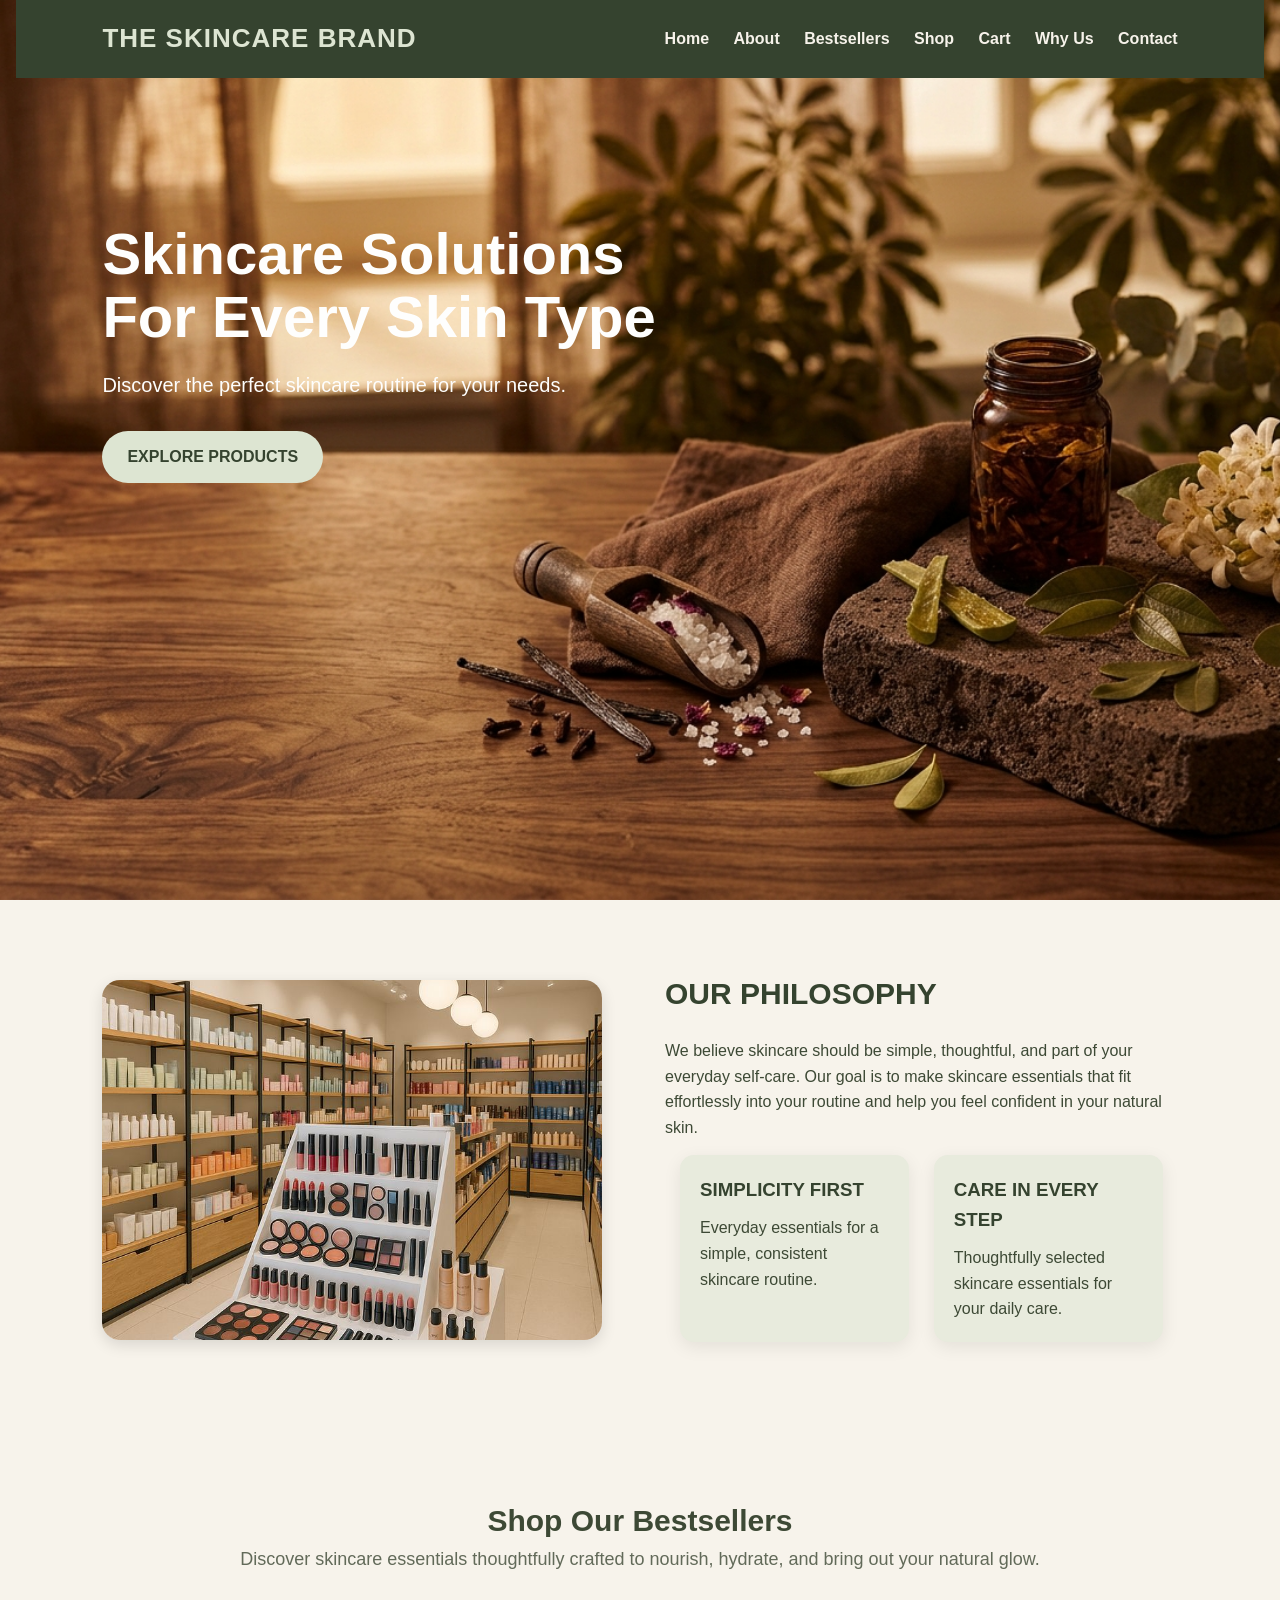
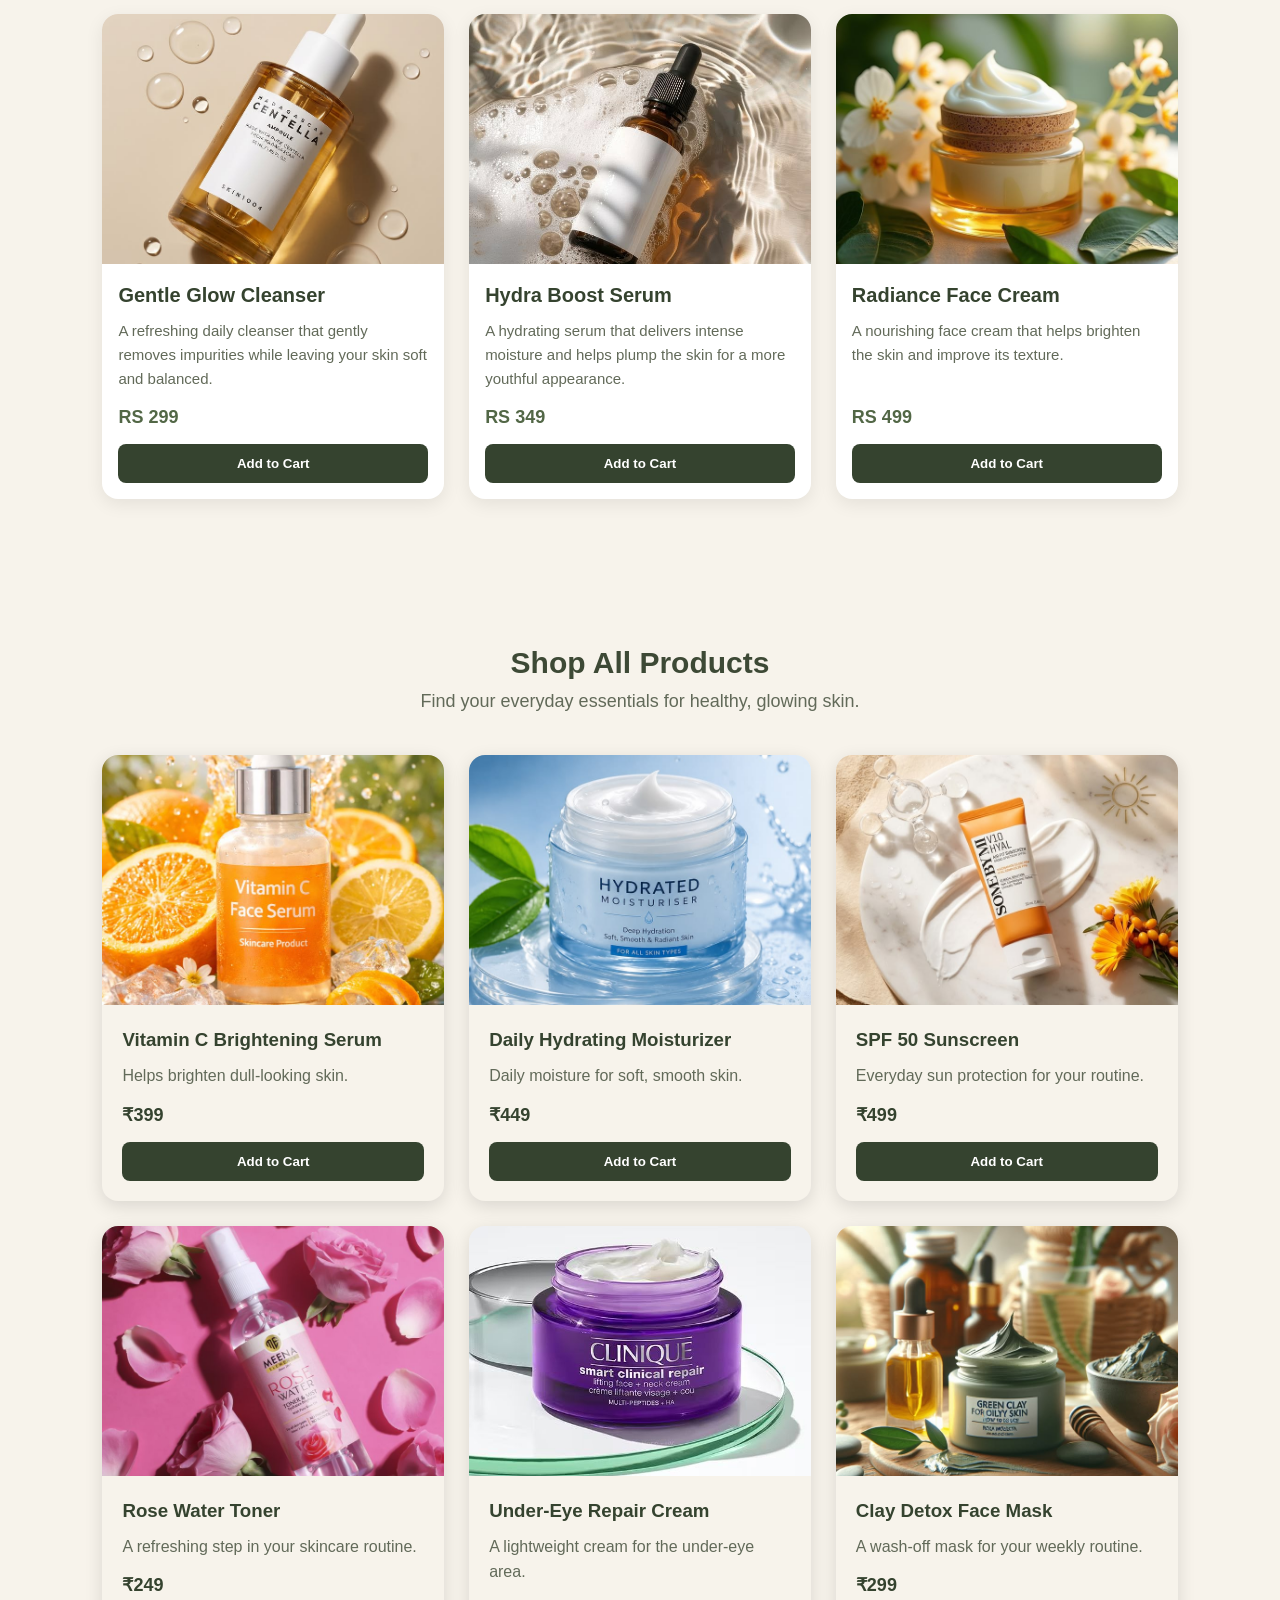
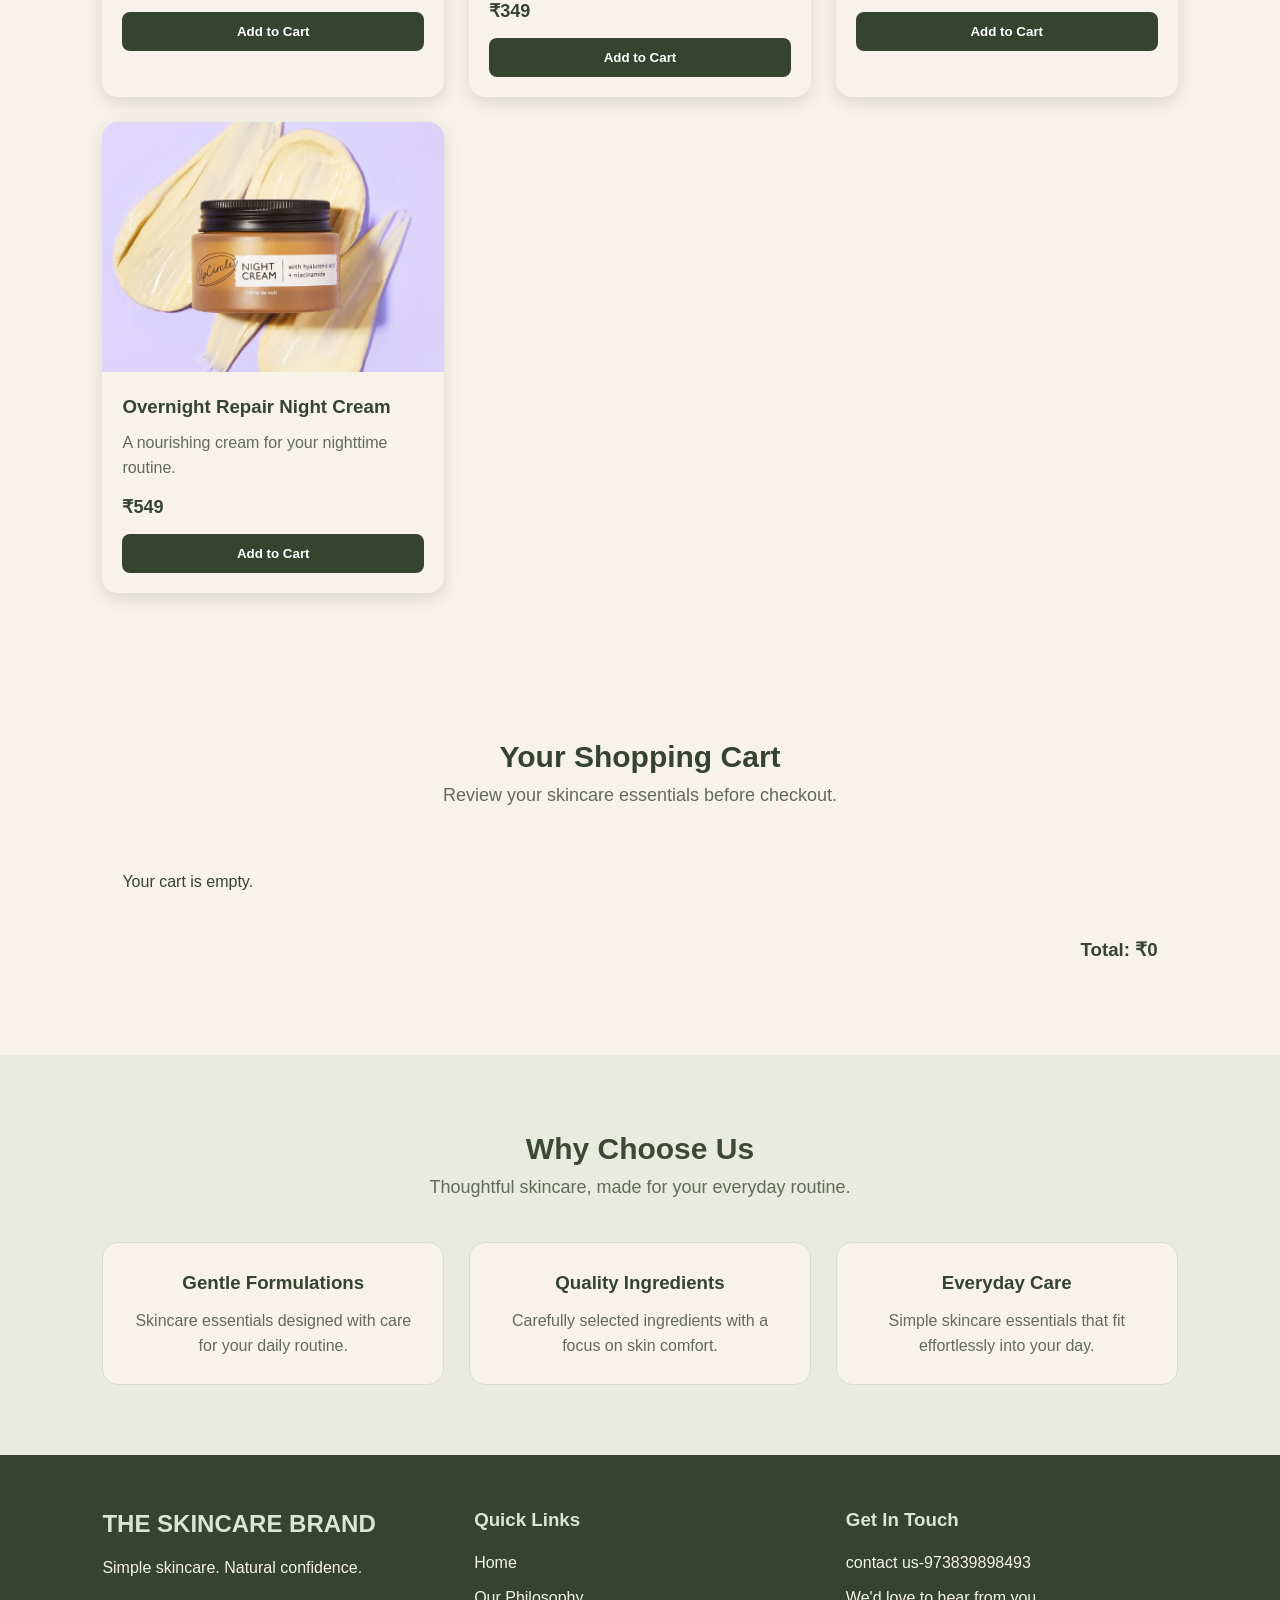
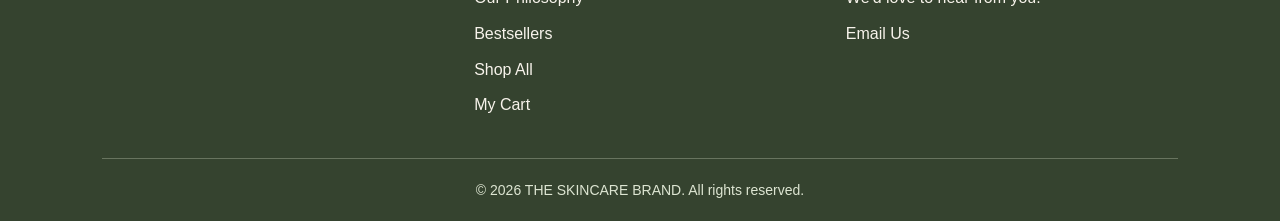
<file: index.html>
<!DOCTYPE html>
<html lang="en">
<head>
    <meta charset="UTF-8">
    <meta name="viewport" content="width=device-width, initial-scale=1.0">
    <title>THE SKINCARE BRAND</title>
    <link rel="stylesheet" href="skincare.css">
    
</head>

<body>
   
        
    <header id="home">
        <nav>
            <div class="logo"> THE SKINCARE BRAND</div>
            <div>
                <a href="#home">Home</a>
                <a href="#about">About</a>
                <a href="#bestsellers">Bestsellers</a>
                <a href="#shop">Shop</a>
                <a href="#cart">Cart</a>
                <a href="#why-us">Why Us</a>
                <a href="#footer">Contact</a>
            </div>
        </nav>
        <div class="hero">
            <h1>Skincare Solutions <br>For Every Skin Type</h1>
            <p>Discover the perfect skincare routine for your needs.</p>
            <a href="#shop" class="btn">EXPLORE PRODUCTS</a>
        </div>
    </header>

    <section class="about" id="about">
        <div class="about-image">
            <img src="Cosmetic Shop in Mansarover.jpg" alt="Skincare">
        </div>
      <div class="about-content">
    <h2>OUR PHILOSOPHY</h2>

    <p>
        We believe skincare should be simple, thoughtful, and part
        of your everyday self-care. Our goal is to make skincare
        essentials that fit effortlessly into your routine and help
        you feel confident in your natural skin.
    </p>

    <div class="info">
        <div class="info-card">
            <h3>SIMPLICITY FIRST</h3>
            <p>Everyday essentials for a simple, consistent skincare routine.</p>
        </div>

        <div class="info-card">
            <h3>CARE IN EVERY STEP</h3>
            <p>Thoughtfully selected skincare essentials for your daily care.</p>
        </div>
    </div>
</div>
    </section>

    <section class="menu" id="bestsellers">
        <div class="section-title">
            <h2>Shop Our Bestsellers</h2>
            <p>Discover skincare essentials thoughtfully crafted to nourish, hydrate, and bring out your natural glow.</p>
        </div>
        <div class="card">
            <div class="cards">
                <img src="TURKISH BABA RE.jpg" alt="GLOW CLEANSER">
                <h3>Gentle Glow Cleanser</h3>
                <p>A refreshing daily cleanser that gently removes impurities while leaving your skin soft and balanced.</p>
                <span class="price">RS 299</span>
                <button class="cart-btn" data-name="Gentle Glow Cleanser" data-price="299">Add to Cart</button>
            </div>
            <div class="cards">
                <img src="SERUM MKC.jpg" alt="SERUM">
                <h3>Hydra Boost Serum</h3>
                <p>A hydrating serum that delivers intense moisture and helps plump the skin for a more youthful appearance.</p>
                <span class="price">RS 349</span>
                <button class="cart-btn" data-name="Hydra Boost Serum" data-price="349">Add to Cart</button>
            </div>
            <div class="cards">
                <img src="FACE CREAM.jpg" alt="FACE CREAM">
                <h3>Radiance Face Cream</h3>
                <p>A nourishing face cream that helps brighten the skin and improve its texture.</p>
                <span class="price">RS 499</span>
                <button class="cart-btn" data-name="Radiance Face Cream" data-price="499">Add to Cart</button>
            </div>
        </div>
    </section>


<section class="shop" id="shop">
    <div class="section-title">
        <h2>Shop All Products</h2>
        <p>Find your everyday essentials for healthy, glowing skin.</p>
    </div>

    <div class="shop-grid">

        <div class="product-card">
            <img src="Vitamin C Face Serum Aesthetic.jpg" alt="Vitamin C Brightening Serum">
            <div class="product-info">
                <h3>Vitamin C Brightening Serum</h3>
                <p>Helps brighten dull-looking skin.</p>
                <span class="price">₹399</span>
                <button class="cart-btn" data-name="Vitamin C Brightening Serum" data-price="399">Add to Cart</button>
            </div>
        </div>

        <div class="product-card">
            <img src="hydrated skin care products.jpg" alt="Daily Hydrating Moisturizer">
            <div class="product-info">
                <h3>Daily Hydrating Moisturizer</h3>
                <p>Daily moisture for soft, smooth skin.</p>
                <span class="price">₹449</span>
                <button class="cart-btn" data-name="Daily Hydrating Moisturizer" data-price="449">Add to Cart</button>
            </div>
        </div>

        <div class="product-card">
            <img src="SOME BY MI V10 Hyal Air Fit Sunscreen SPF 50.jpg" alt="SPF 50 Sunscreen">
            <div class="product-info">
                <h3>SPF 50 Sunscreen</h3>
                <p>Everyday sun protection for your routine.</p>
                <span class="price">₹499</span>
                <button class="cart-btn" data-name="SPF 50 Sunscreen" data-price="499">Add to Cart</button>
            </div>
        </div>

        <div class="product-card">
            <img src="Meena Rosewater.jpg" alt="Rose Water Toner">
            <div class="product-info">
                <h3>Rose Water Toner</h3>
                <p>A refreshing step in your skincare routine.</p>
                <span class="price">₹249</span>
                <button class="cart-btn" data-name="Rose Water Toner" data-price="249">Add to Cart</button>
            </div>
        </div>

        <div class="product-card">
            <img src="All About Eyes™ Under Eye Cream for Puffiness _ Clinique.jpg" alt="Under-Eye Repair Cream">
            <div class="product-info">
                <h3>Under-Eye Repair Cream</h3>
                <p>A lightweight cream for the under-eye area.</p>
                <span class="price">₹349</span>
                <button class="cart-btn" data-name="Under-Eye Repair Cream" data-price="349">Add to Cart</button>
            </div>
        </div>

        <div class="product-card">
            <img src="Argila Verde para Pele Oleosa_ Como Usar e Seus Benefícios _ Amo Minha Pele.jpg" alt="Clay Detox Face Mask">
            <div class="product-info">
                <h3>Clay Detox Face Mask</h3>
                <p>A wash-off mask for your weekly routine.</p>
                <span class="price">₹299</span>
                <button class="cart-btn" data-name="Clay Detox Face Mask" data-price="299">Add to Cart</button>
            </div>
        </div>

        <div class="product-card">
            <img src="Night Cream - 30ml.jpg" alt="Overnight Repair Night Cream">
            <div class="product-info">
                <h3>Overnight Repair Night Cream</h3>
                <p>A nourishing cream for your nighttime routine.</p>
                <span class="price">₹549</span>
                <button class="cart-btn" data-name="Overnight Repair Night Cream" data-price="549">Add to Cart</button>
            </div>
        </div>

    </div>
</section>

<section class="cart-section" id="cart">
    <div class="section-title">
        <h2>Your Shopping Cart</h2>
        <p>Review your skincare essentials before checkout.</p>
    </div>

    <div id="cart-items">
        <p>Your cart is empty.</p>
    </div>

    <div class="cart-total">
        <h3>Total: ₹<span id="cart-total">0</span></h3>
    </div>
</section>


<section class="why-us" id="why-us">
    <div class="section-title">
        <h2>Why Choose Us</h2>
        <p>Thoughtful skincare, made for your everyday routine.</p>
    </div>

    <div class="benefits">
        <div class="benefit-card">
            <h3>Gentle Formulations</h3>
            <p>Skincare essentials designed with care for your daily routine.</p>
        </div>

        <div class="benefit-card">
            <h3>Quality Ingredients</h3>
            <p>Carefully selected ingredients with a focus on skin comfort.</p>
        </div>

        <div class="benefit-card">
            <h3>Everyday Care</h3>
            <p>Simple skincare essentials that fit effortlessly into your day.</p>
        </div>
    </div>
</section>

<footer class="footer" id ="footer">
    <div class="footer-content">

        <div class="footer-brand">
            <h2>THE SKINCARE BRAND</h2>
            <p>Simple skincare. Natural confidence.</p>
        </div>

        <div class="footer-links">
            <h3>Quick Links</h3>
            <a href="#home">Home</a>
            <a href="#about">Our Philosophy</a>
            <a href="#bestsellers">Bestsellers</a>
            <a href="#shop">Shop All</a>
            <a href="#cart">My Cart</a>
        </div>

        <div class="footer-contact">
            <h3>Get In Touch</h3>
            <p>contact us-973839898493</p>
            <p>We'd love to hear from you.</p>
            <a href="mailto:your-email@example.com">Email Us</a>
        </div>

    </div>

    <div class="footer-bottom">
        <p>&copy; 2026 THE SKINCARE BRAND. All rights reserved.</p>
    </div>
</footer>

<script src="skincare.js"></script>
</body>
</html>
</file>
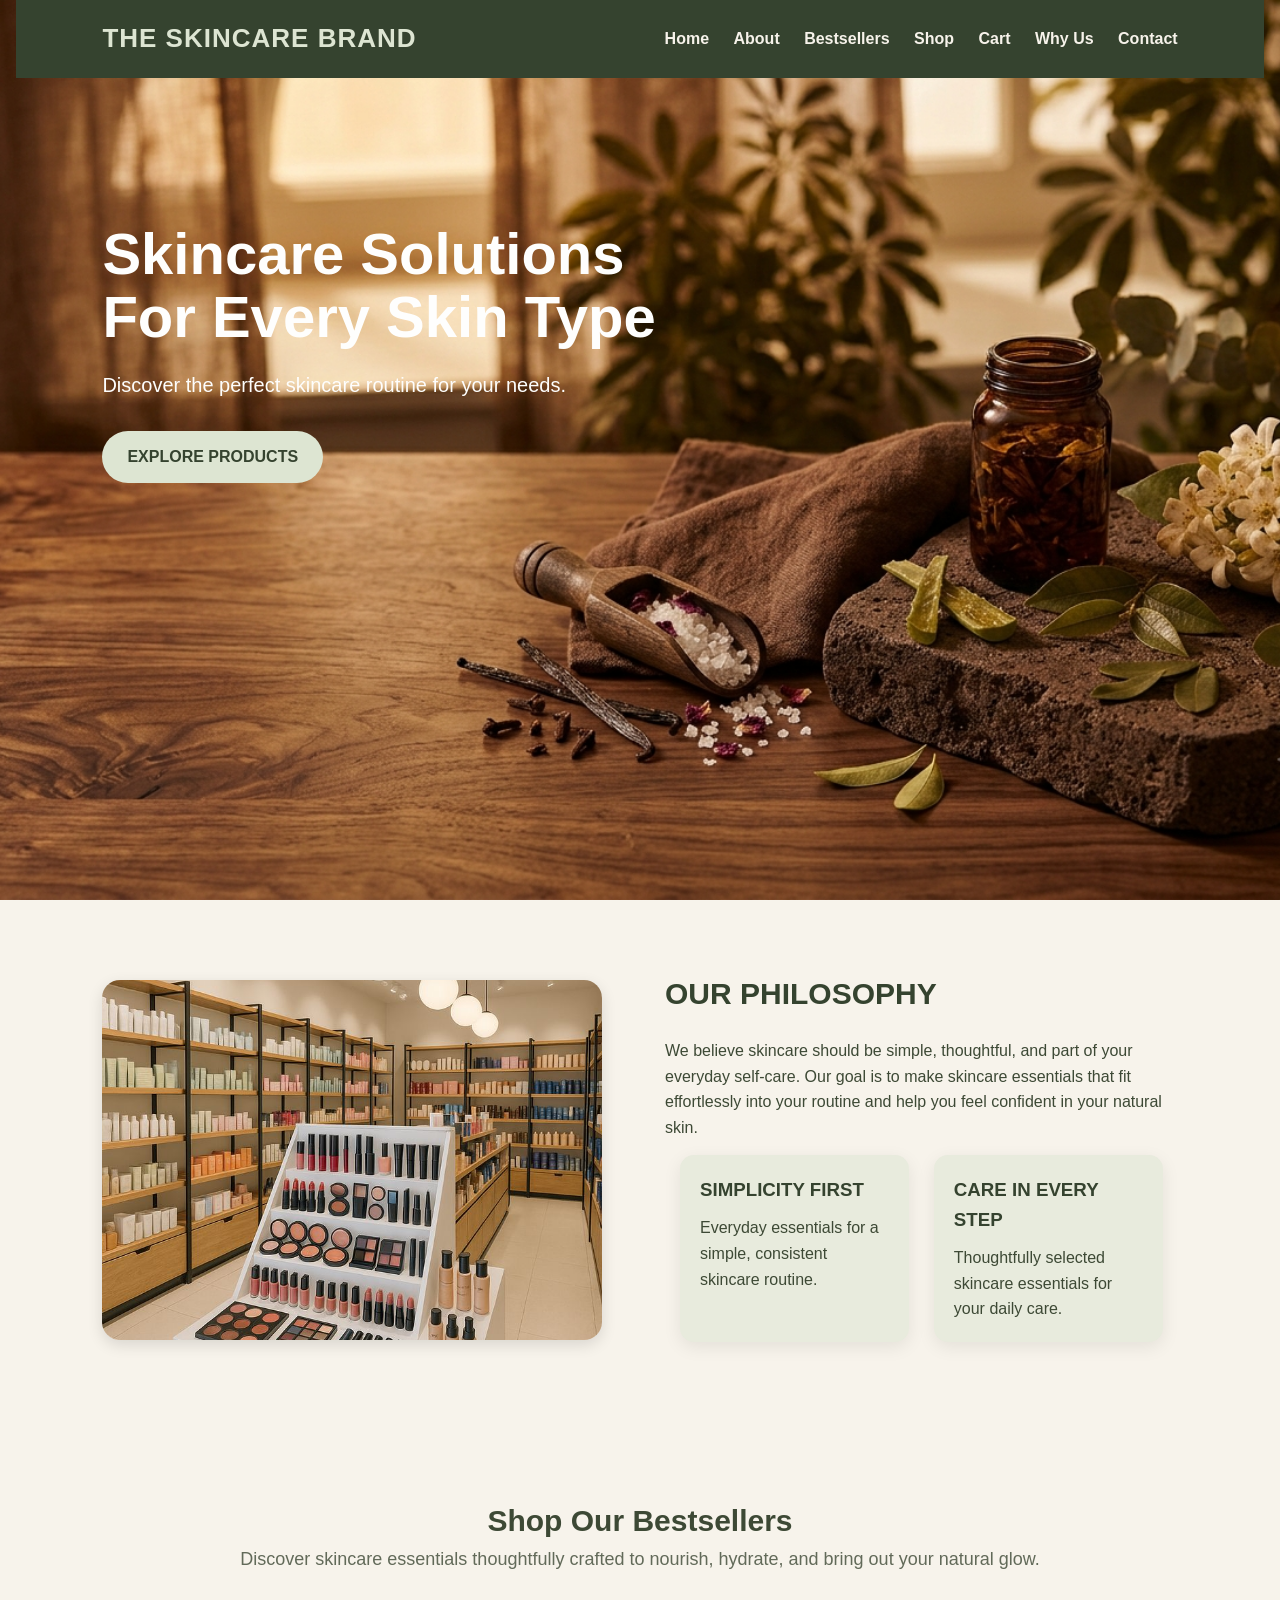
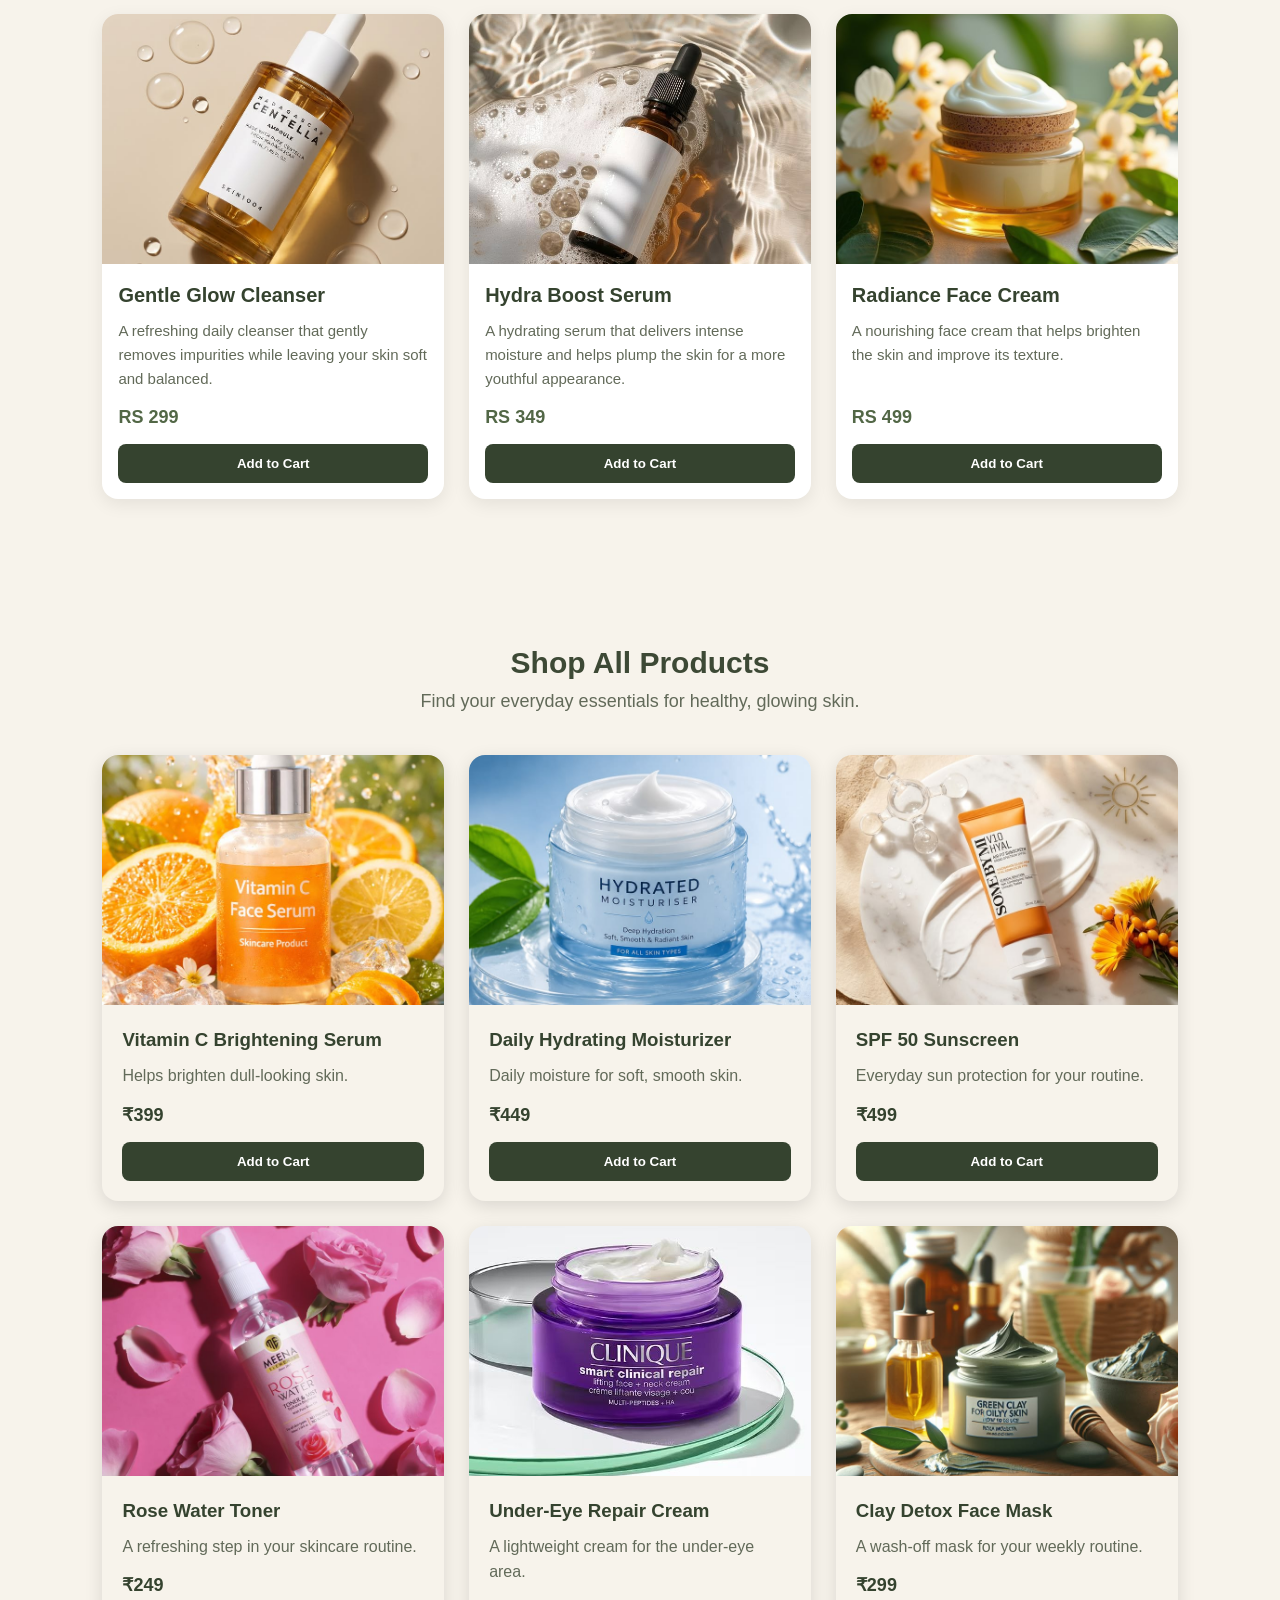
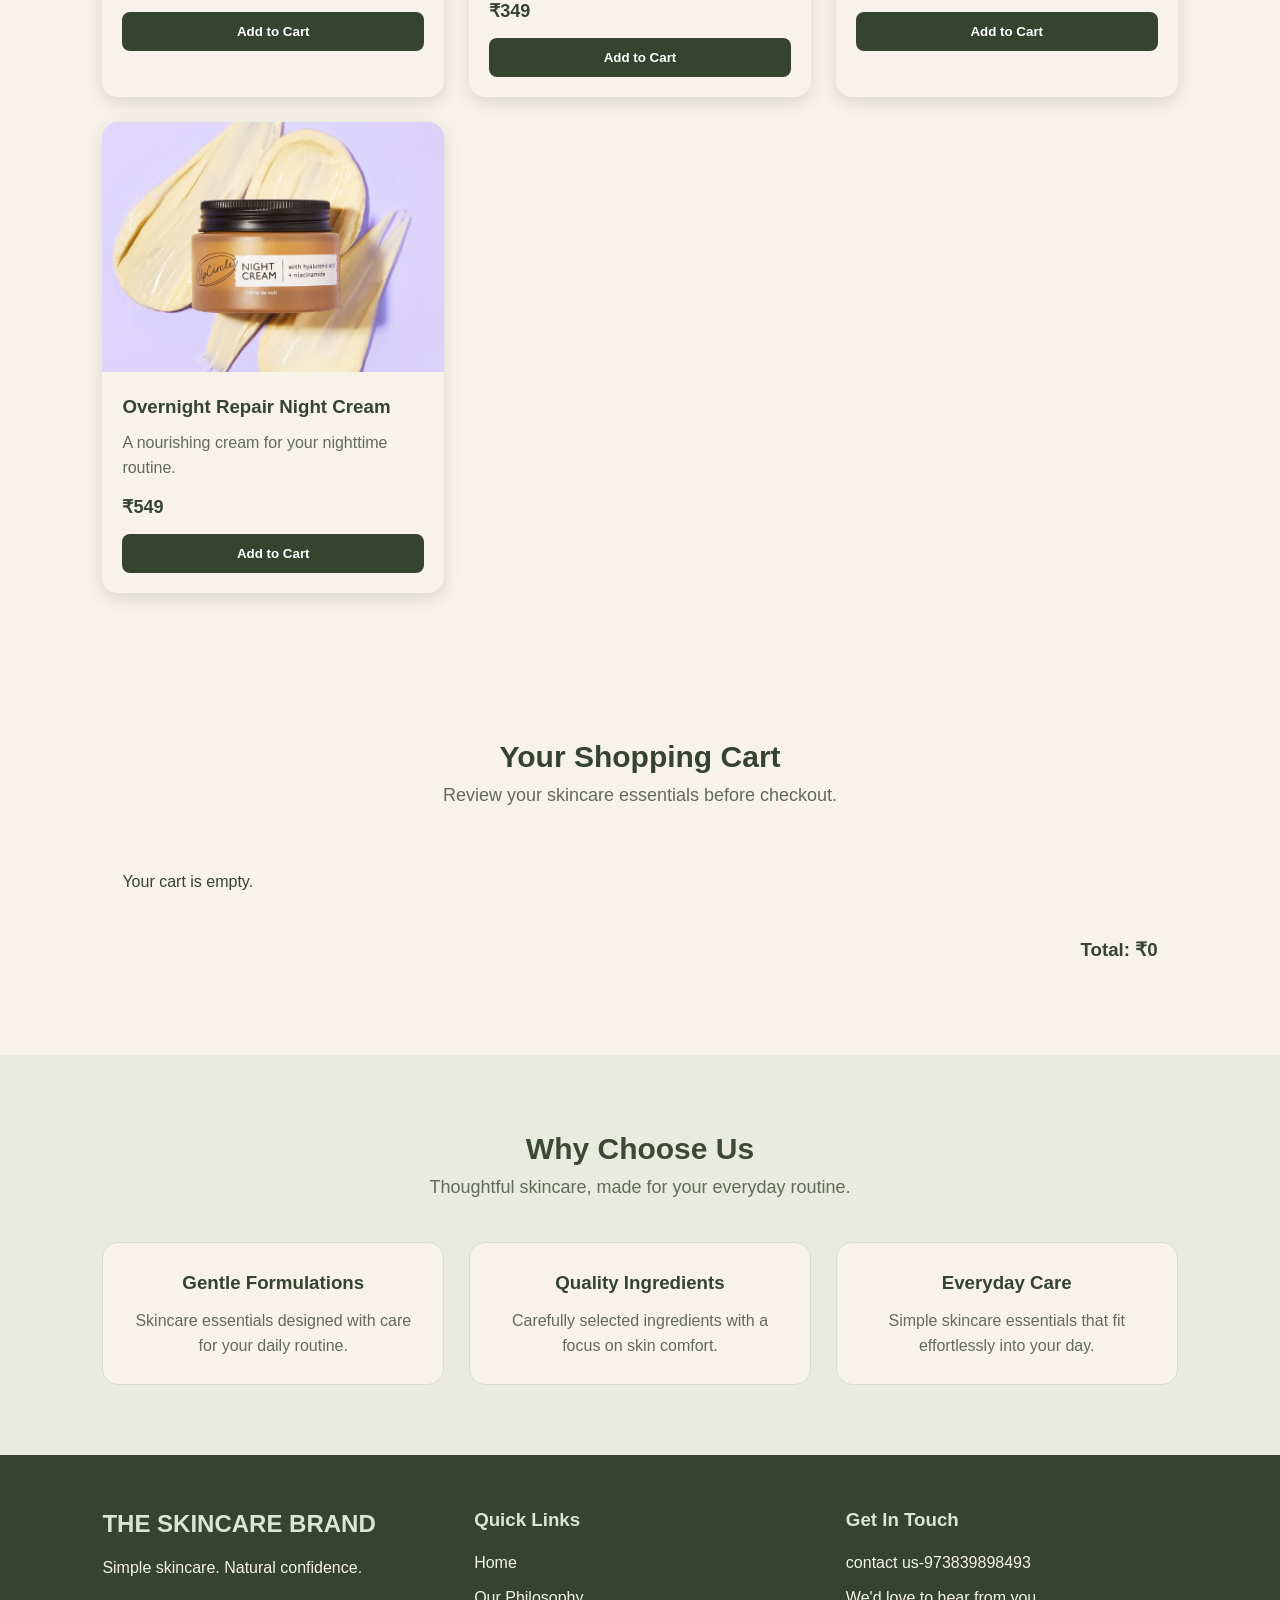
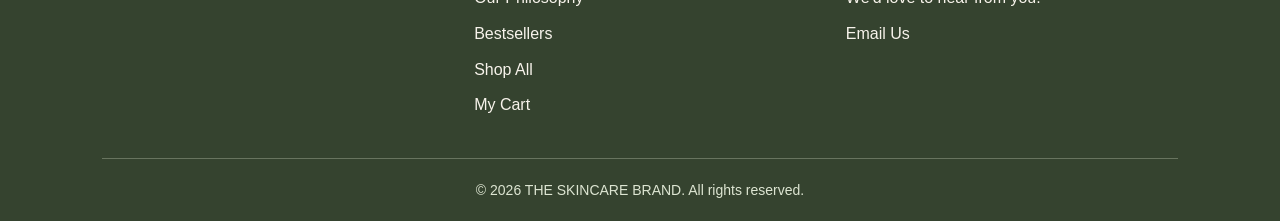
<file: skincare.html>
<!DOCTYPE html>
<html lang="en">
<head>
    <meta charset="UTF-8">
    <meta name="viewport" content="width=device-width, initial-scale=1.0">
    <title>THE SKINCARE BRAND</title>
    <link rel="stylesheet" href="skincare.css">
    
</head>

<body>
   
        
    <header id="home">
        <nav>
            <div class="logo"> THE SKINCARE BRAND</div>
            <div>
                <a href="#home">Home</a>
                <a href="#about">About</a>
                <a href="#bestsellers">Bestsellers</a>
                <a href="#shop">Shop</a>
                <a href="#cart">Cart</a>
                <a href="#why-us">Why Us</a>
                <a href="#footer">Contact</a>
            </div>
        </nav>
        <div class="hero">
            <h1>Skincare Solutions <br>For Every Skin Type</h1>
            <p>Discover the perfect skincare routine for your needs.</p>
            <a href="#shop" class="btn">EXPLORE PRODUCTS</a>
        </div>
    </header>

    <section class="about" id="about">
        <div class="about-image">
            <img src="Cosmetic Shop in Mansarover.jpg" alt="Skincare">
        </div>
      <div class="about-content">
    <h2>OUR PHILOSOPHY</h2>

    <p>
        We believe skincare should be simple, thoughtful, and part
        of your everyday self-care. Our goal is to make skincare
        essentials that fit effortlessly into your routine and help
        you feel confident in your natural skin.
    </p>

    <div class="info">
        <div class="info-card">
            <h3>SIMPLICITY FIRST</h3>
            <p>Everyday essentials for a simple, consistent skincare routine.</p>
        </div>

        <div class="info-card">
            <h3>CARE IN EVERY STEP</h3>
            <p>Thoughtfully selected skincare essentials for your daily care.</p>
        </div>
    </div>
</div>
    </section>

    <section class="menu" id="bestsellers">
        <div class="section-title">
            <h2>Shop Our Bestsellers</h2>
            <p>Discover skincare essentials thoughtfully crafted to nourish, hydrate, and bring out your natural glow.</p>
        </div>
        <div class="card">
            <div class="cards">
                <img src="TURKISH BABA RE.jpg" alt="GLOW CLEANSER">
                <h3>Gentle Glow Cleanser</h3>
                <p>A refreshing daily cleanser that gently removes impurities while leaving your skin soft and balanced.</p>
                <span class="price">RS 299</span>
                <button class="cart-btn" data-name="Gentle Glow Cleanser" data-price="299">Add to Cart</button>
            </div>
            <div class="cards">
                <img src="SERUM MKC.jpg" alt="SERUM">
                <h3>Hydra Boost Serum</h3>
                <p>A hydrating serum that delivers intense moisture and helps plump the skin for a more youthful appearance.</p>
                <span class="price">RS 349</span>
                <button class="cart-btn" data-name="Hydra Boost Serum" data-price="349">Add to Cart</button>
            </div>
            <div class="cards">
                <img src="FACE CREAM.jpg" alt="FACE CREAM">
                <h3>Radiance Face Cream</h3>
                <p>A nourishing face cream that helps brighten the skin and improve its texture.</p>
                <span class="price">RS 499</span>
                <button class="cart-btn" data-name="Radiance Face Cream" data-price="499">Add to Cart</button>
            </div>
        </div>
    </section>


<section class="shop" id="shop">
    <div class="section-title">
        <h2>Shop All Products</h2>
        <p>Find your everyday essentials for healthy, glowing skin.</p>
    </div>

    <div class="shop-grid">

        <div class="product-card">
            <img src="Vitamin C Face Serum Aesthetic.jpg" alt="Vitamin C Brightening Serum">
            <div class="product-info">
                <h3>Vitamin C Brightening Serum</h3>
                <p>Helps brighten dull-looking skin.</p>
                <span class="price">₹399</span>
                <button class="cart-btn" data-name="Vitamin C Brightening Serum" data-price="399">Add to Cart</button>
            </div>
        </div>

        <div class="product-card">
            <img src="hydrated skin care products.jpg" alt="Daily Hydrating Moisturizer">
            <div class="product-info">
                <h3>Daily Hydrating Moisturizer</h3>
                <p>Daily moisture for soft, smooth skin.</p>
                <span class="price">₹449</span>
                <button class="cart-btn" data-name="Daily Hydrating Moisturizer" data-price="449">Add to Cart</button>
            </div>
        </div>

        <div class="product-card">
            <img src="SOME BY MI V10 Hyal Air Fit Sunscreen SPF 50.jpg" alt="SPF 50 Sunscreen">
            <div class="product-info">
                <h3>SPF 50 Sunscreen</h3>
                <p>Everyday sun protection for your routine.</p>
                <span class="price">₹499</span>
                <button class="cart-btn" data-name="SPF 50 Sunscreen" data-price="499">Add to Cart</button>
            </div>
        </div>

        <div class="product-card">
            <img src="Meena Rosewater.jpg" alt="Rose Water Toner">
            <div class="product-info">
                <h3>Rose Water Toner</h3>
                <p>A refreshing step in your skincare routine.</p>
                <span class="price">₹249</span>
                <button class="cart-btn" data-name="Rose Water Toner" data-price="249">Add to Cart</button>
            </div>
        </div>

        <div class="product-card">
            <img src="All About Eyes™ Under Eye Cream for Puffiness _ Clinique.jpg" alt="Under-Eye Repair Cream">
            <div class="product-info">
                <h3>Under-Eye Repair Cream</h3>
                <p>A lightweight cream for the under-eye area.</p>
                <span class="price">₹349</span>
                <button class="cart-btn" data-name="Under-Eye Repair Cream" data-price="349">Add to Cart</button>
            </div>
        </div>

        <div class="product-card">
            <img src="Argila Verde para Pele Oleosa_ Como Usar e Seus Benefícios _ Amo Minha Pele.jpg" alt="Clay Detox Face Mask">
            <div class="product-info">
                <h3>Clay Detox Face Mask</h3>
                <p>A wash-off mask for your weekly routine.</p>
                <span class="price">₹299</span>
                <button class="cart-btn" data-name="Clay Detox Face Mask" data-price="299">Add to Cart</button>
            </div>
        </div>

        <div class="product-card">
            <img src="Night Cream - 30ml.jpg" alt="Overnight Repair Night Cream">
            <div class="product-info">
                <h3>Overnight Repair Night Cream</h3>
                <p>A nourishing cream for your nighttime routine.</p>
                <span class="price">₹549</span>
                <button class="cart-btn" data-name="Overnight Repair Night Cream" data-price="549">Add to Cart</button>
            </div>
        </div>

    </div>
</section>

<section class="cart-section" id="cart">
    <div class="section-title">
        <h2>Your Shopping Cart</h2>
        <p>Review your skincare essentials before checkout.</p>
    </div>

    <div id="cart-items">
        <p>Your cart is empty.</p>
    </div>

    <div class="cart-total">
        <h3>Total: ₹<span id="cart-total">0</span></h3>
    </div>
</section>


<section class="why-us" id="why-us">
    <div class="section-title">
        <h2>Why Choose Us</h2>
        <p>Thoughtful skincare, made for your everyday routine.</p>
    </div>

    <div class="benefits">
        <div class="benefit-card">
            <h3>Gentle Formulations</h3>
            <p>Skincare essentials designed with care for your daily routine.</p>
        </div>

        <div class="benefit-card">
            <h3>Quality Ingredients</h3>
            <p>Carefully selected ingredients with a focus on skin comfort.</p>
        </div>

        <div class="benefit-card">
            <h3>Everyday Care</h3>
            <p>Simple skincare essentials that fit effortlessly into your day.</p>
        </div>
    </div>
</section>

<footer class="footer" id ="footer">
    <div class="footer-content">

        <div class="footer-brand">
            <h2>THE SKINCARE BRAND</h2>
            <p>Simple skincare. Natural confidence.</p>
        </div>

        <div class="footer-links">
            <h3>Quick Links</h3>
            <a href="#home">Home</a>
            <a href="#about">Our Philosophy</a>
            <a href="#bestsellers">Bestsellers</a>
            <a href="#shop">Shop All</a>
            <a href="#cart">My Cart</a>
        </div>

        <div class="footer-contact">
            <h3>Get In Touch</h3>
            <p>contact us-973839898493</p>
            <p>We'd love to hear from you.</p>
            <a href="mailto:your-email@example.com">Email Us</a>
        </div>

    </div>

    <div class="footer-bottom">
        <p>&copy; 2026 THE SKINCARE BRAND. All rights reserved.</p>
    </div>
</footer>

<script src="skincare.js"></script>
</body>
</html>
</file>
<file: skincare.css>
*{
        margin: 0;
        padding: 0;
        box-sizing: border-box;
    }
    
body {
    color: #3D4935;
    background-color: #F7F3EB;
    line-height: 1.6;
    font-family: 'Segoe UI', Tahoma, Geneva, Verdana, sans-serif;
}

    header{
        min-height:100vh;
        padding:20px 8%;
        color:rgb(254, 254, 253);
        background:url("Gemini_Generated_Image_9wkte29wkte29wkt.png")center/cover no-repeat;
    }
   
.logo {
    font-size: 26px;
    font-weight: bold;
    color: #DDE5D2;
    letter-spacing: 1px;
}

  


nav {
    display: flex;
    justify-content: space-between;
    align-items: center;
    gap: 30px;
    padding: 18px 8%;
    background-color: #35432F;
    margin: -20px -8% 0;
}


nav a {
    text-decoration: none;
    margin-left: 20px;
    transition: color 0.3s ease;
    color: #F7F3EB;
    font-weight: bold;
}

nav a:hover {
    color: #DDE5D2;
}

    .hero{
        max-width:650px;
        padding-top:16vh;
        }
    .hero h1{
        font-size:58px;
        line-height:1.1;
        margin-bottom:20px;
    }
    .hero p{
        font-size:20px;
        margin-bottom:30px;
    }
    
.btn {
    display: inline-block;
    padding: 13px 25px;
    border: none;
    border-radius: 30px;
    background-color: #DDE5D2;
    color: #35432F;
    text-decoration: none;
    font-weight: bold;
    cursor: pointer;
    transition: 0.3s ease;
}

    
.btn:hover {
    background-color: #FFFFFF;
    transform: translateY(-3px);
}


    
section {
    padding: 70px 8%;
    background-color: #F7F3EB;
}

    .about{
        display:flex;
        align-items:center;
        gap:50px;
    }
    .about-image,.about-content{
        flex:1;
    }
    
.about-image img {
    width: 100%;
    max-width: 500px;
    height: 360px;
    object-fit: cover;
    border-radius: 18px;
    box-shadow: 0 5px 15px rgba(0, 0, 0, 0.12);
}

    
.about-content h2 {
    font-size: 30px;
    margin-bottom: 20px;
    color: #35432F;
}

    .info{
        display:flex;
        gap:25px;
        margin: 15px;
    }
   
.info-card {
    flex: 1;
    padding: 20px;
    border-radius: 14px;
    background-color: #E8EBDD;
    color: #3D4935;
    box-shadow: 0 5px 18px rgba(0, 0, 0, 0.08);
}

    
.info-card h3 {
    color: #35432F;
    margin-bottom: 10px;
}

    .section-title {
    text-align: center;
    margin-bottom: 40px;
}
   
.section-title p {
    font-size: 18px;
    margin-bottom: 30px;
    color: #626A59;
}


    .section-title h2{
        align-items:center;
        font-size:30px;
    }
    .card img{
        height:250px;
        width:100%;
        object-fit:cover;
    }
  
.menu {
    background-color: #F7F3EB;
}

    
.card {
    display: grid;
    grid-template-columns: repeat(3, minmax(0, 1fr));
    gap: 25px;
}
.cards {
    flex: 1;
    min-width: 0;
    display: flex;
    flex-direction: column;
    overflow: hidden;
    background-color: #FFFFFF;
    border-radius: 16px;
    box-shadow: 0 5px 18px rgba(0, 0, 0, 0.08);
    transition: transform 0.3s ease, box-shadow 0.3s ease;
}

.cards:hover {
    transform: translateY(-5px);
    box-shadow: 0 10px 25px rgba(0, 0, 0, 0.12);
}

.card img {
    display: block;
    width: 100%;
    height: 250px;
    object-fit: cover;
}

.cards h3 {
    font-size: 20px;
    color: #35432F;
    margin: 15px 16px 8px;
}

.cards p {
    flex: 1;
    font-size: 15px;
    color: #626A59;
    margin: 0 16px 12px;
}

.cards .price {
    display: block;
    font-size: 18px;
    color: #526746;
    font-weight: bold;
    margin: 0 16px 12px;
}

.cards .cart-btn {
    width: auto;
    margin: 0 16px 16px;
    padding: 12px;
    border: none;
    border-radius: 8px;
    background-color: #35432F;
    color: #FFFFFF;
    font-weight: bold;
    cursor: pointer;
    transition: background-color 0.3s ease;
}

.cards .cart-btn:hover {
    background-color: #526746;
}



.why-us {
    background-color: #E8EBDD;
}

.benefits {
    display: flex;
    gap: 25px;
}

.benefit-card {
    flex: 1;
    padding: 25px;
    text-align: center;
    background-color: #F7F3EB;
    border-radius: 16px;
    border: 1px solid #D8DECE;
    transition: transform 0.3s ease;
}

.benefit-card:hover {
    transform: translateY(-5px);
}

.benefit-card h3 {
    color: #35432F;
    margin-bottom: 10px;
}

.benefit-card p {
    color: #626A59;
}


.shop {
    background-color: #F7F3EB;
}

.shop-grid {
    display: grid;
    grid-template-columns: repeat(3, minmax(0, 1fr));
    gap: 25px;
}

.product-card {
    overflow: hidden;
    border-radius: 16px;
    background-color: #F7F3EB;
    box-shadow: 0 5px 18px rgba(0, 0, 0, 0.12);
    transition: transform 0.3s ease;
}

.product-card:hover {
    transform: translateY(-5px);
}

.product-card img {
    display: block;
    width: 100%;
    height: 250px;
    object-fit: cover;
}

.product-info {
    padding: 20px;
}

.product-info h3 {
    margin-bottom: 8px;
    color: #35432F;
}

.product-info p {
    margin-bottom: 12px;
    color: #626A59;
}

.product-info .price {
    display: block;
    margin-bottom: 12px;
    color: #35432F;
    font-size: 18px;
    font-weight: bold;
}

.cart-btn {
    width: 100%;
    padding: 12px;
    border: none;
    border-radius: 8px;
    background-color: #35432F;
    color: white;
    font-weight: bold;
    cursor: pointer;
}

.cart-btn:hover {
    opacity: 0.85;
}

.cart-section {
    background-color: #F7F3EB;
    color: #35432F;
}

#cart-items {
    padding: 20px;
}

.cart-total {
    text-align: right;
    padding: 20px;
}

@media (max-width: 900px) {
    .card,
    .shop-grid {
        grid-template-columns: repeat(2, minmax(0, 1fr));
    }

    .about {
        gap: 30px;
    }

    .hero h1 {
        font-size: 48px;
    }
}
@media (max-width: 600px) {
    nav {
        flex-direction: column;
        align-items: flex-start;
        gap: 15px;
    }

    nav > div:last-child {
        display: flex;
        flex-wrap: wrap;
        gap: 10px;
    }

    nav a {
        margin-left: 0;
    }

    .hero h1 {
        font-size: 38px;
    }

    .hero p {
        font-size: 17px;
    }

    .about {
        flex-direction: column;
        align-items: stretch;
        gap: 30px;
    }

    .about-image img {
        max-width: 100%;
    }

    .info,
    .benefits {
        flex-direction: column;
        margin: 15px 0;
    }

    .card,
    .shop-grid {
        grid-template-columns: 1fr;
    }

    .footer-content {
        flex-direction: column;
        gap: 30px;
    }
}
@media (max-width: 400px) {
    .hero h1 {
        font-size: 32px;
    }

    .hero p {
        font-size: 15px;
    }

    .section-title h2 {
        font-size: 26px;
    }

    .cards,
    .product-card,
    .benefit-card,
    .info-card {
        padding: 15px;
    }
}

/* FOOTER */
.footer {
    background-color: #35432F;
    color: #F7F3EB;
    padding: 50px 8% 20px;
}

.footer-content {
    display: flex;
    justify-content: space-between;
    gap: 40px;
    padding-bottom: 30px;
}

.footer-brand,
.footer-links,
.footer-contact {
    flex: 1;
}

.footer-brand h2 {
    color: #DDE5D2;
    margin-bottom: 12px;
    font-size: 24px;
}

.footer-content h3 {
    color: #DDE5D2;
    margin-bottom: 15px;
}

.footer-content p {
    margin-bottom: 10px;
    color: #F7F3EB;
}

.footer-links a,
.footer-contact a {
    display: block;
    width: fit-content;
    color: #F7F3EB;
    text-decoration: none;
    margin-bottom: 10px;
    transition: color 0.3s ease;
}

.footer-links a:hover,
.footer-contact a:hover {
    color: #DDE5D2;
}

.footer-bottom {
    border-top: 1px solid #68745F;
    text-align: center;
    padding-top: 20px;
    color: #DDE5D2;
    font-size: 14px;
}
</file>
